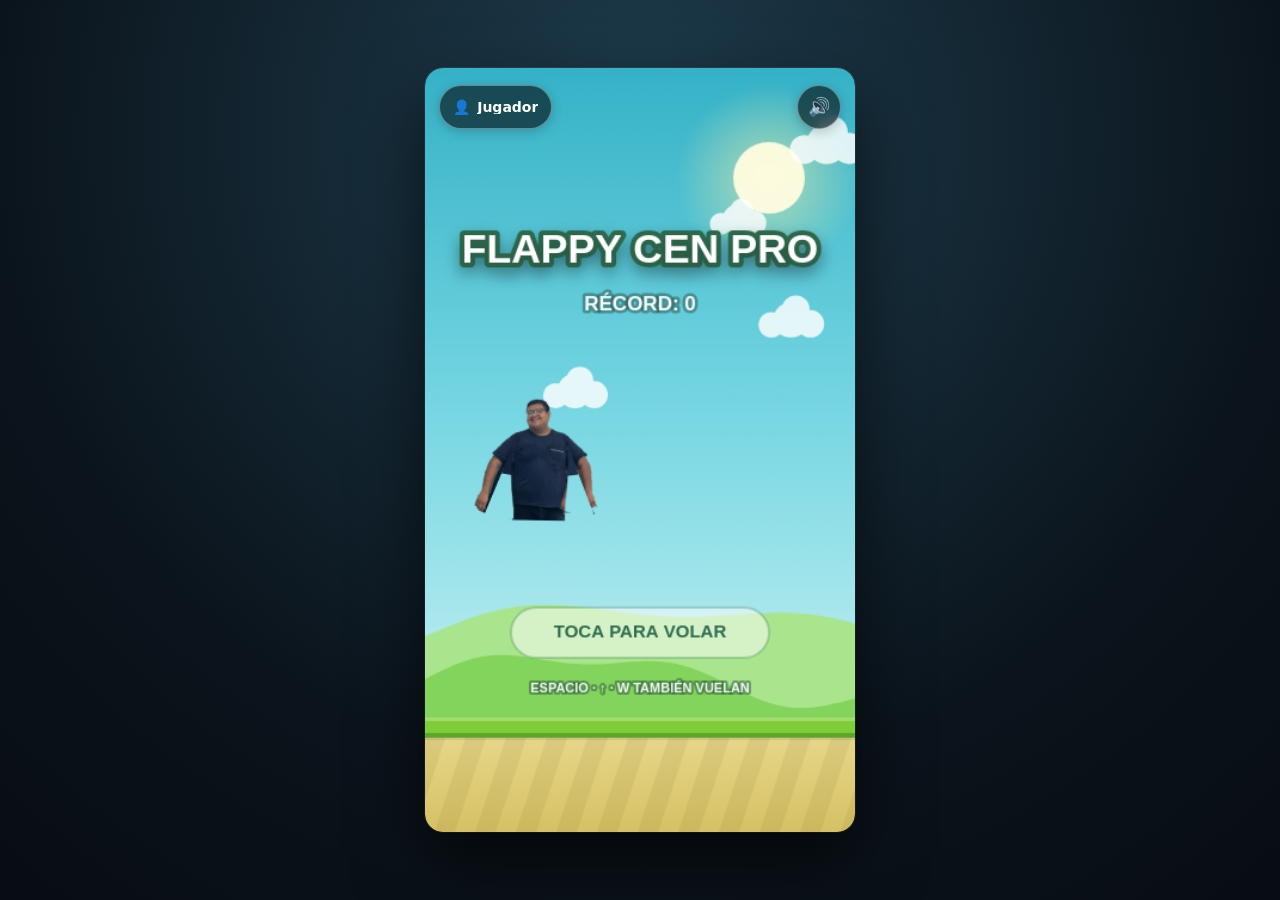
<file: index.html>
<!doctype html>
<html lang="es">
<head>
  <meta charset="utf-8">
  <meta name="viewport" content="width=device-width, initial-scale=1, viewport-fit=cover">
  <meta name="theme-color" content="#0b141c">
  <meta name="description" content="El Flappy de la pandilla. Elige tu nombre, vuela y reta a tus amigos.">
  <meta name="apple-mobile-web-app-capable" content="yes">
  <meta name="apple-mobile-web-app-status-bar-style" content="black-translucent">
  <meta name="apple-mobile-web-app-title" content="Flappy Cen">
  <meta property="og:type" content="website">
  <meta property="og:title" content="Flappy Cen Pro — Amigos al vuelo">
  <meta property="og:description" content="¿Quién de la pandilla consigue más puntos? Juega desde tu teléfono.">
  <link rel="icon" href="assets/icons/flappy-cen.svg" type="image/svg+xml">
  <link rel="manifest" href="manifest.webmanifest">
  <link rel="stylesheet" href="src/css/game.css">
  <title>Flappy Cen Pro — Amigos al vuelo</title>
</head>
<body>
  <main class="game-shell" id="gameShell">
    <canvas id="game" tabindex="0" role="img" aria-label="Flappy Cen Pro. Toca el juego para volar; también puedes usar Espacio, flecha arriba o W.">
      Este navegador no soporta Canvas. Prueba con una versión reciente de Chrome, Safari, Edge o Firefox.
    </canvas>

    <nav class="top-controls" aria-label="Opciones del juego">
      <button class="overlay-button player-button" id="playerButton" type="button" aria-haspopup="dialog" aria-controls="playerDialog">
        <span aria-hidden="true">👤</span>
        <span class="player-name" id="playerNameLabel">Jugador</span>
      </button>
      <button class="overlay-button mute-button" id="muteButton" type="button" aria-label="Silenciar sonido" aria-pressed="false">
        <span id="muteIcon" aria-hidden="true">🔊</span>
      </button>
    </nav>

    <div class="game-actions" aria-label="Acciones de la partida">
      <button class="action-button retry-button" id="retryButton" type="button" hidden>Otra partida</button>
      <button class="action-button share-button" id="shareButton" type="button" hidden>Compartir reto</button>
    </div>

    <p class="sr-only" id="gameStatus" role="status" aria-live="polite" aria-atomic="true">Toca el juego para empezar. También puedes usar Espacio, flecha arriba o W.</p>
  </main>

  <dialog class="player-dialog" id="playerDialog" aria-labelledby="playerDialogTitle">
    <form id="playerForm">
      <h1 id="playerDialogTitle">¿Quién va a volar?</h1>
      <label for="playerNameInput">Tu nombre o apodo</label>
      <input id="playerNameInput" name="nickname" type="text" maxlength="18" autocomplete="nickname" autocapitalize="words" placeholder="Por ejemplo, Alex" required>
      <label for="characterInput">Elige tu personaje</label>
      <select id="characterInput" name="character">
        <option value="friend">Personaje de la casa</option>
        <option value="classic">Canario</option>
        <option value="laguna">Laguna</option>
        <option value="mango">Mango</option>
      </select>
      <p>Se guarda solo en este teléfono y aparecerá al compartir tu puntuación.</p>
      <div class="dialog-actions">
        <button class="dialog-secondary" id="cancelPlayerButton" type="button">Cancelar</button>
        <button class="dialog-primary" type="submit">Guardar</button>
      </div>
    </form>
  </dialog>

  <script src="src/js/audio.js" defer></script>
  <script src="src/js/ui.js" defer></script>
  <script src="src/js/game.js" defer></script>
</body>
</html>
</file>
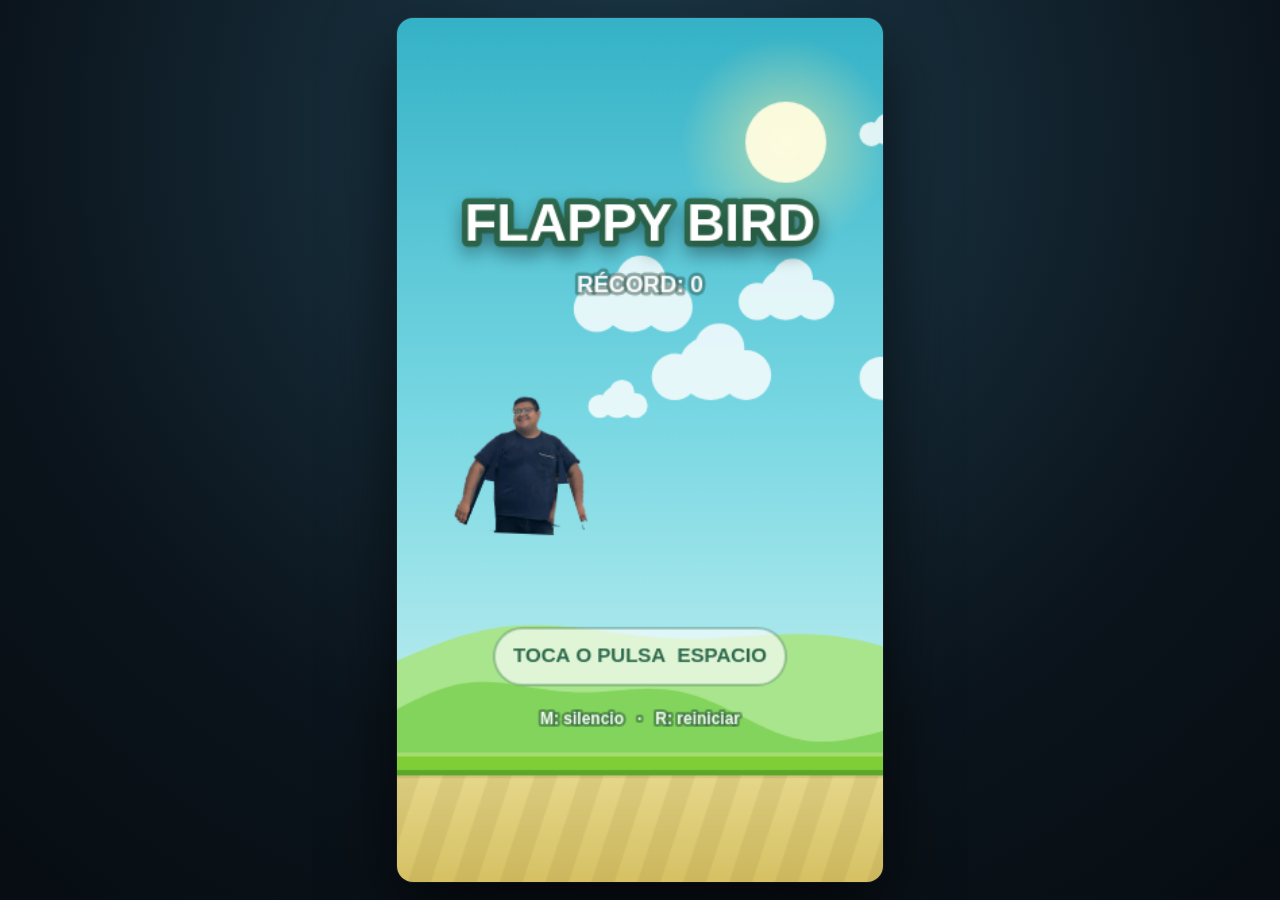
<file: proyecto/index.html>
<!DOCTYPE html>
<html lang="es">
<head>
<meta charset="utf-8">
<meta name="viewport" content="width=device-width, initial-scale=1, maximum-scale=1, user-scalable=no">
<title>Flappy Bird</title>
<link rel="stylesheet" href="src/css/game.css">
</head>
<body>
<canvas id="game" aria-label="Flappy Bird">Este navegador no soporta Canvas.</canvas>
<script src="src/js/audio.js" defer></script>
<script src="src/js/game.js" defer></script>
</body>
</html>
</file>
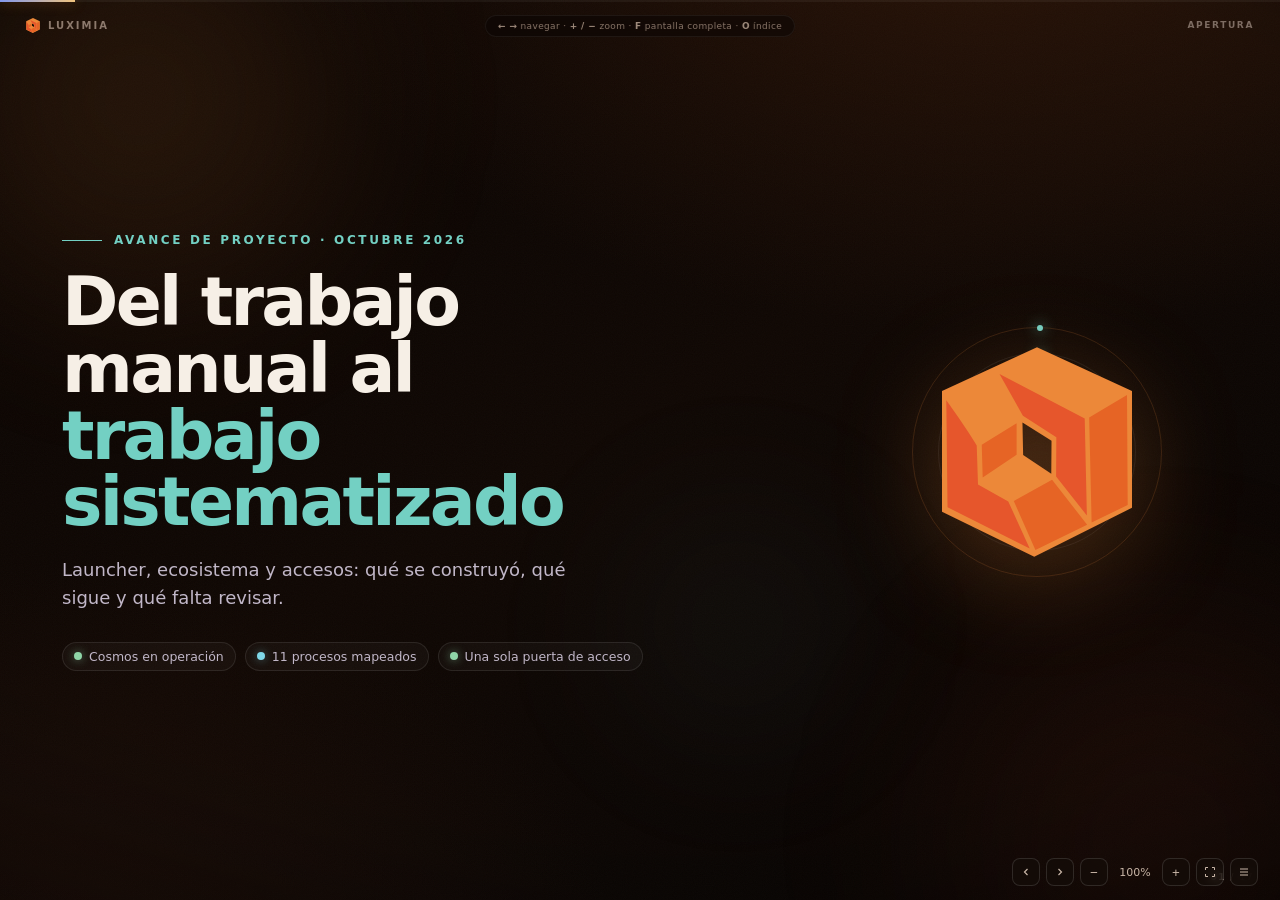
<file: proyecto/presentacion-ecosistema.html>
<!DOCTYPE html>
<html lang="es">
<head>
<meta charset="utf-8">
<meta name="viewport" content="width=device-width, initial-scale=1">
<title>Luximia · Del trabajo manual al trabajo sistematizado</title>
<style>
  :root{
    --bg0:#070403; --bg1:#120a06; --bg2:#1a0e08;
    --ink:#f6efe6; --muted:#c1b7c8; --dim:#958b9d;
    --accent:#73d0c3; --accent2:#8298ed; --accent3:#f0c47e;
    --ok:#8fd6a8; --wip:#f0c47e; --off:#9b8c85; --cyan:#7fd8e8;
    --line:rgba(115,208,195,.2); --line2:rgba(255,255,255,.09);
    --glass:linear-gradient(155deg,rgba(255,255,255,.06),rgba(255,255,255,.017));
    --font:"Segoe UI Variable Display","Segoe UI",system-ui,-apple-system,"Helvetica Neue",Arial,sans-serif;
  }
  *{box-sizing:border-box}
  html,body{height:100%;margin:0}
  body{background:#060302;color:var(--ink);font-family:var(--font);overflow:hidden;-webkit-font-smoothing:antialiased}
  #bg{position:fixed;inset:0;z-index:0;overflow:hidden;background:
      radial-gradient(1200px 700px at 78% -10%, #2a1408 0%, transparent 60%),
      radial-gradient(900px 600px at 4% 104%, #1b0d07 0%, transparent 62%),
      linear-gradient(150deg,#0a0503 0%,#100804 48%,#070403 100%);}
  .blob{position:absolute;border-radius:50%;filter:blur(70px);opacity:.5;will-change:transform}
  .b1{width:640px;height:640px;left:-180px;top:-220px;background:radial-gradient(circle,rgba(236,136,57,.30),transparent 66%);animation:drift1 26s ease-in-out infinite}
  .b2{width:720px;height:720px;right:-240px;bottom:-300px;background:radial-gradient(circle,rgba(230,86,44,.20),transparent 66%);animation:drift2 32s ease-in-out infinite}
  .b3{width:420px;height:420px;right:26%;top:46%;background:radial-gradient(circle,rgba(127,216,232,.10),transparent 68%);animation:drift3 38s ease-in-out infinite}
  @keyframes drift1{50%{transform:translate(90px,70px) scale(1.12)}}
  @keyframes drift2{50%{transform:translate(-80px,-60px) scale(1.08)}}
  @keyframes drift3{50%{transform:translate(-40px,60px) scale(1.16)}}
  #grain{position:fixed;inset:0;z-index:1;pointer-events:none;opacity:.05;
    background-image:url("data:image/svg+xml;utf8,<svg xmlns='http://www.w3.org/2000/svg' width='140' height='140'><filter id='n'><feTurbulence type='fractalNoise' baseFrequency='.9' numOctaves='2'/></filter><rect width='140' height='140' filter='url(%23n)' opacity='.55'/></svg>");}
  #vignette{position:fixed;inset:0;z-index:1;pointer-events:none;background:radial-gradient(120% 90% at 50% 40%,transparent 55%,rgba(0,0,0,.55) 100%)}

  /* ---------- escenario ---------- */
  #viewport{position:fixed;inset:0;z-index:2;overflow:hidden}
  #stage{position:absolute;left:50%;top:50%;width:1280px;height:720px;transform-origin:center center}
  .slide{position:absolute;inset:0;padding:50px 62px 46px;opacity:0;visibility:hidden;transform:translateY(14px) scale(.994);transition:opacity .5s ease,transform .6s cubic-bezier(.2,.7,.2,1),visibility .5s;overflow:hidden}
  .slide.is-active{opacity:1;visibility:visible;transform:none}
  .slide.is-leaving{opacity:0;transform:translateY(-10px) scale(.997)}

  /* ---------- tipografía ---------- */
  .kicker{font-size:12.5px;letter-spacing:.2em;text-transform:uppercase;color:var(--accent);font-weight:650;display:flex;align-items:center;gap:10px;margin-bottom:16px}
  .kicker::before{content:"";width:26px;height:1px;background:var(--accent);opacity:.7}
  h1.title{font-size:48px;line-height:1.06;letter-spacing:-.025em;font-weight:750;margin:0 0 14px;max-width:22ch}
  h1.title.xl{font-size:64px;max-width:17ch}
  h1.title.sm{font-size:40px}
  .lead{font-size:19px;line-height:1.5;color:var(--muted);margin:0;max-width:88ch;font-weight:400}
  .lead strong{color:var(--ink);font-weight:600}
  .foot{margin-top:15px;font-size:12.5px;color:var(--dim);line-height:1.45}
  .foot b{color:var(--muted);font-weight:600}

  /* ---------- utilidades ---------- */
  .g2{display:grid;grid-template-columns:1fr 1fr;gap:24px}
  .g3{display:grid;grid-template-columns:repeat(3,1fr);gap:20px}
  .g4{display:grid;grid-template-columns:repeat(4,1fr);gap:18px}
  .g5{display:grid;grid-template-columns:repeat(5,1fr);gap:16px}
  .g6{display:grid;grid-template-columns:repeat(6,1fr);gap:12px}
  .mt8{margin-top:8px}.mt14{margin-top:14px}.mt20{margin-top:20px}.mt26{margin-top:26px}.mt32{margin-top:32px}
  .row{display:flex;align-items:center;gap:10px}
  .wrap{display:flex;flex-wrap:wrap;gap:8px}
  .push{margin-left:auto}

  .card{position:relative;border:1px solid var(--line2);border-radius:18px;padding:22px 23px;background:var(--glass);overflow:hidden;transition:transform .35s ease,border-color .35s ease,box-shadow .35s ease}
  .card::after{content:"";position:absolute;inset:0;border-radius:inherit;pointer-events:none;background:radial-gradient(380px 180px at var(--mx,50%) var(--my,0%),rgba(115,208,195,.12),transparent 70%);opacity:0;transition:opacity .4s}
  .card:hover{transform:translateY(-2px);border-color:rgba(115,208,195,.38);box-shadow:0 18px 40px -24px rgba(0,0,0,.8)}
  .card:hover::after{opacity:1}
  .card .h{display:flex;align-items:center;gap:11px;font-size:18px;font-weight:650;margin-bottom:10px;line-height:1.25}
  .card .p{font-size:16px;line-height:1.5;color:var(--muted);margin:0}
  .card .p b{color:var(--ink);font-weight:600}
  .card.accent{border-color:rgba(236,136,57,.3);background:linear-gradient(155deg,rgba(236,136,57,.10),rgba(255,255,255,.02))}

  .mono{font-family:ui-monospace,"Cascadia Mono",Consolas,monospace}
  .num{font-size:48px;line-height:1;font-weight:750;letter-spacing:-.04em;font-variant-numeric:tabular-nums;
    background:linear-gradient(150deg,#ffd0a1,var(--accent) 55%,var(--accent2));-webkit-background-clip:text;background-clip:text;color:transparent}
  .num.sm{font-size:36px}
  .stat .l{font-size:12.5px;color:var(--muted);line-height:1.4;margin-top:8px;max-width:24ch}
  .stat{padding:18px 18px;border:1px solid var(--line2);border-radius:14px;background:var(--glass)}
  .stat .tag{font-size:10.5px;letter-spacing:.14em;text-transform:uppercase;color:var(--dim);margin-bottom:10px}

  .chip{display:inline-flex;align-items:center;gap:7px;padding:6px 11px;border-radius:999px;border:1px solid var(--line2);font-size:12.5px;color:var(--muted);background:rgba(255,255,255,.03);white-space:nowrap}
  .chip b{color:var(--ink);font-weight:600}
  .chip.solid{border-color:rgba(236,136,57,.34);background:rgba(236,136,57,.10);color:#f0c9a6}
  .dot{width:8px;height:8px;border-radius:50%;background:var(--off);flex:none;box-shadow:0 0 0 3px rgba(255,255,255,.03)}
  .dot.ok{background:var(--ok);box-shadow:0 0 10px rgba(143,214,168,.55)}
  .dot.wip{background:var(--wip);box-shadow:0 0 10px rgba(232,189,118,.45)}
  .dot.no{background:#d98a7c;box-shadow:0 0 10px rgba(217,138,124,.4)}
  .dot.cyan{background:var(--cyan);box-shadow:0 0 10px rgba(127,216,232,.45)}
  .badge{font-size:11px;letter-spacing:.08em;text-transform:uppercase;font-weight:700;padding:5px 9px;border-radius:6px;border:1px solid}
  .badge.ok{color:#a9e6bf;border-color:rgba(143,214,168,.35);background:rgba(143,214,168,.10)}
  .badge.wip{color:#f0cd93;border-color:rgba(232,189,118,.38);background:rgba(232,189,118,.10)}
  .badge.no{color:#e8a99e;border-color:rgba(217,138,124,.36);background:rgba(217,138,124,.10)}
  .badge.n{color:var(--muted);border-color:var(--line2);background:rgba(255,255,255,.03)}

  /* ---------- árbol / grupos ---------- */
  .area{border:1px solid var(--line2);border-radius:16px;padding:14px 15px;background:var(--glass);position:relative;overflow:hidden}
  .area::before{content:"";position:absolute;left:0;top:0;bottom:0;width:2px;background:linear-gradient(var(--accent),transparent);opacity:.75}
  .area .an{display:flex;align-items:center;gap:8px;font-size:15px;font-weight:700;letter-spacing:.01em}
  .area .an .st{font-size:10px;font-weight:700;letter-spacing:.08em;padding:2px 5px;border-radius:4px;margin-left:auto}
  .area .kids{display:flex;flex-wrap:wrap;gap:6px;margin-top:11px;padding-left:9px;border-left:1px dashed rgba(255,255,255,.13)}
  .kid{font-size:12px;color:#d7c8bd;padding:4px 9px;border-radius:999px;background:rgba(255,255,255,.05);border:1px solid rgba(255,255,255,.06);white-space:nowrap}
  .kid.jefe{border-color:rgba(236,136,57,.4);color:#ffcf9e;background:rgba(236,136,57,.12)}
  .kid.pend{border-style:dashed;color:var(--wip);border-color:rgba(232,189,118,.35);background:transparent}

  /* ---------- tablas ---------- */
  table{width:100%;border-collapse:collapse;font-size:12px}
  th{text-align:left;font-size:9px;letter-spacing:.14em;text-transform:uppercase;color:var(--dim);font-weight:700;padding:0 10px 9px;border-bottom:1px solid var(--line2)}
  td{padding:9px 10px;border-bottom:1px solid rgba(255,255,255,.055);color:var(--muted);vertical-align:middle}
  td:first-child{color:var(--ink);font-weight:600}
  tr:last-child td{border-bottom:0}
  td .sub{display:block;font-size:9.5px;color:var(--dim);font-weight:400;margin-top:1px}

  /* ---------- arquitectura ---------- */
  .arch{position:relative;padding-left:88px}
  .arch::before{content:"";position:absolute;left:70px;top:12px;bottom:12px;width:1px;background:linear-gradient(transparent,rgba(236,136,57,.5) 12%,rgba(236,136,57,.5) 88%,transparent)}
  .arow{position:relative;display:grid;grid-template-columns:1fr;gap:8px;padding:11px 0}
  .arow+.arow{border-top:1px solid rgba(255,255,255,.045)}
  .alabel{position:absolute;left:-88px;top:18px;width:74px;text-align:right;font-size:9.5px;letter-spacing:.13em;text-transform:uppercase;color:var(--dim);font-weight:700}
  .alabel i{display:block;font-style:normal;font-size:8px;color:#5f5149;letter-spacing:.04em;margin-top:2px;text-transform:none}
  .arow .apps{display:flex;flex-wrap:wrap;gap:8px;align-items:center}
  .app{display:inline-flex;align-items:center;gap:7px;padding:8px 12px;border-radius:9px;border:1px solid var(--line2);background:rgba(255,255,255,.035);font-size:14px;color:#e6d8cc}
  .app b{font-weight:600}
  .app .dot{width:6px;height:6px}
  .app.core{border-color:rgba(236,136,57,.35);background:rgba(236,136,57,.09)}
  .app.off{opacity:.5}

  .launcher-replica{position:relative;width:100%;height:420px;margin:24px auto 0;padding:15px 7% 14px;border:1px solid rgba(255,220,184,.48);border-radius:22px;overflow:hidden;color:#39291f;background:radial-gradient(ellipse at 50% 8%,rgba(255,255,255,.9),transparent 43%),linear-gradient(125deg,#fff5e9 0%,#ffe3c3 50%,#ffb879 100%);box-shadow:0 26px 70px -36px rgba(0,0,0,.8),inset 0 1px 0 rgba(255,255,255,.8);font-family:var(--font)}
  .launcher-replica:after{content:"";position:absolute;inset:auto 0 0;height:30%;background:linear-gradient(0deg,rgba(255,161,93,.24),transparent);pointer-events:none}
  .lr-top{position:relative;z-index:1;display:flex;align-items:center;justify-content:center;min-height:30px}
  .lr-brand{display:flex;align-items:center;gap:8px;color:#462d21;letter-spacing:.1em;font-weight:800;font-size:16px}
  .lr-brand .osmos{color:#91441e;font-size:18px}
  .lr-brand .cross{font-size:12px;color:#d48b52;padding:0 4px}
  .lr-cosmos-logo{width:28px;height:28px;object-fit:contain}
  .lr-luximia-logo{width:112px;height:38px;object-fit:contain}
  .lr-user{position:absolute;right:0;top:0;display:flex;align-items:center;gap:7px;color:#705b4e;font-size:10px;letter-spacing:0}
  .lr-user span{width:22px;height:22px;display:grid;place-items:center;border:1px solid rgba(102,75,56,.15);border-radius:50%;background:rgba(255,255,255,.55)}
  .lr-greeting{position:relative;z-index:1;width:max-content;max-width:100%;margin:8px auto 10px;padding:7px 18px;border:1px solid rgba(126,92,65,.1);border-radius:999px;background:rgba(255,255,255,.48);box-shadow:0 4px 14px rgba(126,92,65,.08);font-size:16px;font-weight:650;color:#40332b}
  .lr-system{position:relative;z-index:1;width:100%;padding:7px 11px;border:1px solid #dc7434;border-radius:3px;background:rgba(255,249,236,.52);color:#ae4f23;font-size:13px;font-weight:700}
  .lr-apps{position:relative;z-index:1;margin-top:8px;padding:10px 12px 9px;border-radius:22px;background:linear-gradient(110deg,rgba(255,205,122,.75),rgba(255,234,182,.8) 52%,rgba(255,203,128,.8))}
  .lr-apps-title{margin:0 0 8px;color:#ae5429;font-size:13px;font-weight:700}
  .lr-grid{display:grid;grid-template-columns:repeat(6,minmax(0,1fr));gap:11px;align-items:stretch}
  .lr-app{min-width:0;min-height:102px;padding:10px 4px 8px;border:1px solid rgba(120,83,49,.12);border-radius:15px;background:rgba(255,255,255,.38);color:#392f29;display:flex;flex-direction:column;align-items:center;justify-content:center;gap:6px;font:600 11px var(--font);cursor:pointer;transition:transform .2s,border-color .2s,background .2s,box-shadow .2s}
  .lr-app:hover,.lr-app:focus-visible,.lr-app.is-selected{transform:translateY(-3px);border-color:rgba(187,91,43,.55);background:rgba(255,255,255,.82);box-shadow:0 8px 18px rgba(119,70,38,.15);outline:none}
  .lr-icon{width:36px;height:36px;padding:5px;display:grid;place-items:center;border-radius:11px;background:rgba(255,255,255,.58);box-shadow:0 4px 10px rgba(74,56,43,.1)}
  .lr-icon img{width:100%;height:100%;object-fit:contain}
  .lr-status{position:relative;z-index:1;min-height:20px;margin:6px 2px 0;text-align:right;color:#856b57;font-size:10px}
  .lr-feedback{position:absolute;z-index:1;left:50%;bottom:10px;transform:translateX(-50%);width:max-content;max-width:90%;color:#634631;text-align:center;font-size:12px;font-weight:600}
  @media (max-height:760px){.launcher-replica{height:370px;padding-top:11px}.lr-app{min-height:90px}.lr-greeting{margin:5px auto 7px}.lr-apps{margin-top:6px;padding-top:8px}}
  @media (max-width:900px){.launcher-replica{padding-left:4%;padding-right:4%}.lr-grid{gap:6px}.lr-app{font-size:10px}.lr-user{font-size:8px}.lr-brand{font-size:14px}}
  /* ---------- mock launcher ---------- */
  .mock{border:1px solid rgba(255,255,255,.1);border-radius:18px;padding:14px;background:linear-gradient(160deg,rgba(30,20,14,.92),rgba(14,9,6,.95));box-shadow:0 30px 70px -30px #000,inset 0 1px 0 rgba(255,255,255,.08);position:relative;overflow:hidden}
  .mock::before{content:"";position:absolute;inset:-40% -10% auto;height:70%;background:radial-gradient(60% 60% at 50% 50%,rgba(236,136,57,.14),transparent 70%);pointer-events:none}
  .mock-top{display:flex;align-items:center;gap:9px;margin-bottom:14px;position:relative}
  .m-logo{width:28px;height:30px;display:grid;place-items:center;color:var(--accent);font-weight:800;font-size:17px;border:1px solid rgba(236,136,57,.3);border-radius:7px;background:rgba(236,136,57,.08)}
  .m-search{flex:1;font-size:11px;color:#8f7d72;padding:7px 12px;border-radius:999px;border:1px solid rgba(255,255,255,.08);background:rgba(255,255,255,.04)}
  .m-dot{width:10px;height:10px;border-radius:50%;border:1px solid rgba(255,255,255,.25)}
  .m-hi{font-size:18px;font-weight:700;letter-spacing:-.02em;margin:2px 0 3px;position:relative}
  .m-sub{font-size:10.5px;color:var(--dim);margin-bottom:14px;position:relative}
  .m-grid{display:grid;grid-template-columns:repeat(3,1fr);gap:9px;position:relative}
  .m-tile{border:1px solid rgba(255,255,255,.08);background:rgba(255,255,255,.045);border-radius:11px;padding:12px 11px;display:flex;align-items:center;gap:8px;font-size:12px;color:#e3d5c9;transition:.3s}
  .m-tile:hover{background:rgba(236,136,57,.12);border-color:rgba(236,136,57,.35);transform:translateY(-1px)}
  .m-ic{width:28px;height:28px;border-radius:7px;display:grid;place-items:center;font-size:10px;font-weight:800;letter-spacing:-.02em;color:#2a1008;background:linear-gradient(145deg,#ffc98f,#ec8839);flex:none}
  .m-ic.c2{background:linear-gradient(145deg,#9fe3ef,#63c3d6);color:#062a31}
  .m-ic.c3{background:linear-gradient(145deg,#c9d7ff,#8ea8e8);color:#0a1530}
  .m-ic.c4{background:linear-gradient(145deg,#bfe8c9,#7ecb98);color:#08240f}
  .m-ic.c5{background:linear-gradient(145deg,#f0c6a8,#d18a63);color:#2b1206}

  /* ---------- cadenas / flujo ---------- */
  .chain{display:flex;align-items:center;gap:0;flex-wrap:nowrap}
  .node{flex:1;min-width:0;border:1px solid var(--line2);border-radius:10px;padding:11px 10px;background:rgba(255,255,255,.04);font-size:13px;line-height:1.3;color:#e2d4c8;text-align:center}
  .node small{display:block;font-size:10.5px;letter-spacing:.04em;color:var(--dim);margin-top:3px}
  .node.erp{border-color:rgba(236,136,57,.4);background:rgba(236,136,57,.10)}
  .node.naboo{border-color:rgba(127,216,232,.32);background:rgba(127,216,232,.07)}
  .node.doc{border-color:rgba(200,180,255,.28);background:rgba(200,180,255,.06)}
  .node.ext{border-color:rgba(143,214,168,.28);background:rgba(143,214,168,.06)}
  .arw{flex:none;width:12px;height:1px;background:rgba(236,136,57,.45);position:relative}
  .arw::after{content:"";position:absolute;right:0;top:-2.5px;border-left:4px solid rgba(236,136,57,.6);border-top:3px solid transparent;border-bottom:3px solid transparent}
  .flowrow{display:grid;grid-template-columns:150px 1fr;gap:14px;align-items:center;padding:12px 0;border-bottom:1px solid rgba(255,255,255,.05)}
  .flowrow:last-child{border-bottom:0}
  .flowrow .fl{font-size:14.5px;color:var(--ink);font-weight:650;line-height:1.25}
  .flowrow .fl small{display:block;color:var(--dim);font-weight:400;font-size:10.5px;margin-top:2px}

  /* ---------- pasos / timeline ---------- */
  .step{opacity:0;transform:translateY(12px);transition:opacity .45s ease,transform .5s cubic-bezier(.2,.7,.2,1)}
  .step.on{opacity:1;transform:none}
  .stepper{display:grid;grid-template-columns:repeat(6,1fr);gap:10px;position:relative;margin-top:6px}
  .stepper::before{content:"";position:absolute;left:2%;right:2%;top:17px;height:1px;background:rgba(255,255,255,.1)}
  .stp{position:relative;padding-top:42px;font-size:11.5px;color:var(--dim);text-align:center}
  .stp .b{position:absolute;top:4px;left:50%;transform:translateX(-50%);width:26px;height:26px;border-radius:50%;display:grid;place-items:center;font-size:11px;font-weight:800;color:#2a1008;background:linear-gradient(145deg,#ffcb94,#ec8839);border:2px solid #0b0604;z-index:1}
  .stp b{display:block;color:#eadcd0;font-size:13px;margin-bottom:4px}
  .stp small{display:block;line-height:1.35;color:var(--dim);font-size:11px}

  .tl{position:relative;padding-left:26px}
  .tl::before{content:"";position:absolute;left:8px;top:6px;bottom:10px;width:1px;background:linear-gradient(var(--accent),rgba(236,136,57,.08))}
  .tli{position:relative;padding:0 0 14px}
  .tli::before{content:"";position:absolute;left:-22px;top:6px;width:8px;height:8px;border-radius:50%;background:var(--accent);box-shadow:0 0 0 3px rgba(236,136,57,.12)}
  .tli .tt{font-size:15px;font-weight:650;color:var(--ink);display:flex;gap:8px;align-items:baseline}
  .tli .tt span{font-size:10px;color:var(--dim);letter-spacing:.08em;text-transform:uppercase;font-weight:600}
  .tli .td{font-size:13px;color:var(--muted);line-height:1.45;margin-top:4px}

  /* ---------- portada ---------- */
  .cover{display:grid;grid-template-columns:1.35fr .65fr;gap:40px;align-items:center;height:100%}
  .cover .tag{font-size:12px;letter-spacing:.22em;text-transform:uppercase;color:var(--accent);font-weight:700;display:flex;align-items:center;gap:12px}
  .cover .tag::before{content:"";width:40px;height:1px;background:var(--accent)}
  .cover h1{font-size:68px;line-height:.98;letter-spacing:-.04em;font-weight:780;margin:22px 0 20px;max-width:13ch}
  .cover h1 em{font-style:normal;color:var(--accent);display:block}
  .cover p{font-size:18px;color:var(--muted);line-height:1.55;max-width:48ch;margin:0}
  .cover .meta{display:flex;gap:9px;flex-wrap:wrap;margin-top:30px}
  .cover .mark{justify-self:center;position:relative;width:250px;height:250px;display:grid;place-items:center}
  .cover .mark .cube{width:190px;height:210px;filter:drop-shadow(0 24px 50px rgba(236,136,57,.28));animation:float 7s ease-in-out infinite}
  .cover .mark .ring{position:absolute;inset:0;border-radius:50%;border:1px solid rgba(236,136,57,.16);animation:spin 40s linear infinite}
  .cover .mark .ring::before{content:"";position:absolute;top:-3px;left:50%;width:6px;height:6px;border-radius:50%;background:var(--accent);box-shadow:0 0 14px var(--accent)}
  .cover .mark .ring.r2{inset:26px;border-color:rgba(255,255,255,.07);animation-direction:reverse;animation-duration:28s}
  @keyframes float{50%{transform:translateY(-10px)}}
  @keyframes spin{to{transform:rotate(360deg)}}

  /* ---------- cromo ---------- */
  #chrome{position:fixed;inset:0;z-index:5;pointer-events:none}
  #brand{position:absolute;top:18px;left:26px;display:flex;align-items:center;gap:8px;font-size:10px;letter-spacing:.20em;text-transform:uppercase;color:#8d7a6d;font-weight:700}
  #brand svg{width:13px;height:15px}
  #sec{position:absolute;top:20px;right:26px;font-size:9px;letter-spacing:.18em;text-transform:uppercase;color:#7d6c62;font-weight:600}
  #count{position:absolute;right:26px;bottom:18px;font-size:9.5px;letter-spacing:.14em;color:#8d7a6d;font-variant-numeric:tabular-nums}
  #count b{color:#e8d8ca;font-weight:600}
  #progress{position:fixed;left:0;right:0;top:0;height:2px;z-index:7;background:rgba(255,255,255,.05)}
  #progress i{display:block;height:100%;width:0;background:linear-gradient(90deg,var(--accent2),var(--accent3));box-shadow:0 0 12px rgba(236,136,57,.6);transition:width .45s cubic-bezier(.2,.7,.2,1)}
  #nav{position:fixed;bottom:14px;right:22px;z-index:8;display:flex;gap:6px;pointer-events:auto}
  .nbtn{width:28px;height:28px;display:grid;place-items:center;border-radius:8px;border:1px solid rgba(255,255,255,.12);background:rgba(20,13,9,.7);color:#c9b6a7;cursor:pointer;transition:.25s;backdrop-filter:blur(6px)}
  .nbtn:hover{border-color:rgba(236,136,57,.45);color:var(--accent3);background:rgba(236,136,57,.1)}
  .nbtn svg{width:12px;height:12px}
  #zoomLevel{min-width:42px;display:grid;place-items:center;color:#c9b6a7;font-size:11px;font-variant-numeric:tabular-nums}
  .slide:nth-of-type(3) .card{border-color:rgba(115,208,195,.22);background:linear-gradient(145deg,rgba(115,208,195,.07),rgba(255,255,255,.018))}
  .slide:nth-of-type(3)>.lead{max-width:none}
  .slide:nth-of-type(3)>.card{max-width:none!important;margin-left:0!important;margin-right:0!important}
  .slide:nth-of-type(5) .mock{min-height:380px;padding:22px;background:linear-gradient(155deg,rgba(45,54,75,.94),rgba(14,13,24,.97))}
  .slide:nth-of-type(7) .g5{align-items:stretch}
  .slide:nth-of-type(7) .step.card{min-height:176px}
  .slide:nth-of-type(9) .g3{grid-template-columns:1fr 1fr;gap:2px 44px}
  .slide:nth-of-type(9) .g3 .card{display:flex;align-items:center;gap:18px;min-height:104px;padding:16px 10px;border:0;border-bottom:1px solid var(--line2);border-radius:0;background:transparent}
  .slide:nth-of-type(9) .g3 .card .h{flex:0 0 46%;margin:0;font-size:20px}
  .slide:nth-of-type(9) .g3 .card .p{flex:1;font-size:16px}
  .slide:nth-of-type(9) .g3 .badge.n{flex:none;width:48px;height:48px;display:grid;place-items:center;border-radius:50%;font-size:14px;color:var(--accent);border-color:rgba(115,208,195,.45);background:rgba(115,208,195,.08)}
  #hint{position:fixed;top:15px;left:50%;transform:translateX(-50%);z-index:6;font-size:9px;color:#8a776a;letter-spacing:.04em;transition:opacity .6s;pointer-events:none;background:rgba(12,7,4,.55);border:1px solid rgba(255,255,255,.06);padding:5px 12px;border-radius:999px;backdrop-filter:blur(6px);white-space:nowrap}
  #hint b{color:#a08c7d;font-weight:600}
  #overview{position:fixed;inset:0;z-index:20;background:rgba(6,3,2,.94);backdrop-filter:blur(14px);display:none;padding:48px 56px;overflow:auto}
  #overview.on{display:block}
  #overview h2{font-size:12px;letter-spacing:.2em;text-transform:uppercase;color:var(--accent);margin:0 0 20px;font-weight:700}
  #ovgrid{display:grid;grid-template-columns:repeat(5,1fr);gap:10px}
  .ov{text-align:left;border:1px solid rgba(255,255,255,.08);background:rgba(255,255,255,.03);border-radius:10px;padding:10px 11px;color:var(--muted);cursor:pointer;transition:.2s;font-family:inherit}
  .ov:hover{border-color:rgba(236,136,57,.45);background:rgba(236,136,57,.08);color:var(--ink)}
  .ov b{display:block;font-size:8px;color:var(--accent);letter-spacing:.12em;margin-bottom:4px}
  .ov span{font-size:10px;line-height:1.25;display:block}

  /* ---------- animaciones de entrada ---------- */
  @keyframes rise{from{opacity:0;transform:translateY(20px)}to{opacity:1;transform:none}}
  @keyframes leftIn{from{opacity:0;transform:translateX(-18px)}to{opacity:1;transform:none}}
  @keyframes clipIn{from{clip-path:inset(0 0 100% 0)}to{clip-path:inset(0)}}
  @keyframes popIn{from{opacity:0;transform:scale(.94)}to{opacity:1;transform:none}}
  .slide.is-active [data-anim]{animation:rise .65s cubic-bezier(.2,.75,.2,1) both;animation-delay:calc(var(--i,0)*65ms + 90ms)}
  .slide.is-active [data-anim="left"]{animation-name:leftIn}
  .slide.is-active [data-anim="clip"]{animation:clipIn .8s cubic-bezier(.2,.75,.2,1) both;animation-delay:calc(var(--i,0)*65ms + 90ms)}
  .slide.is-active [data-anim="pop"]{animation:popIn .6s cubic-bezier(.2,.75,.2,1) both;animation-delay:calc(var(--i,0)*55ms + 120ms)}

  @media (prefers-reduced-motion:reduce){
    .blob,.cover .mark .cube,.cover .mark .ring{animation:none!important}
    .slide,.slide.is-active [data-anim],.step{animation:none!important;transition:none!important;opacity:1!important;transform:none!important}
  }

  /* ---------- impresión / PDF ---------- */
  @page{size:13.333in 7.5in;margin:0}
  @media print{
    html,body{height:auto;overflow:visible;background:#070403;-webkit-print-color-adjust:exact;print-color-adjust:exact}
    #bg,#grain,#vignette,#chrome,#nav,#progress,#hint,#overview{display:none!important}
    #viewport{position:static;display:block;overflow:visible}
    #stage{position:static;width:1280px;height:auto;transform:none!important;left:auto;top:auto}
    .slide{position:relative;width:1280px;height:720px;opacity:1!important;visibility:visible!important;transform:none!important;page-break-after:always;break-after:page;padding:50px 62px 46px;background:radial-gradient(900px 620px at 82% -10%, #2a1507 0%, #120a06 48%, #070403 100%)}
    .slide:last-child{page-break-after:auto}
    .step{opacity:1!important;transform:none!important}
  }
</style>
</head>
<body>
<div id="bg"><div class="blob b1"></div><div class="blob b2"></div><div class="blob b3"></div></div>
<div id="grain"></div><div id="vignette"></div>

<div id="progress"><i></i></div>
<div id="chrome">
  <div id="brand"><svg viewBox="0 0 3630 3999" aria-hidden="true" style="width:14px;height:15px"><path d="M1814.936,0l1814.936,833.417l0,2229.388l-1867.48,935.939l-1762.391,-858.95l-0,-2305.173l1814.936,-834.621Zm277.527,1783.34l-555.055,-346.558l12.659,620.958l537.794,357.954l4.601,-632.354Z" fill="#ec8839"/><path d="M3534.238,911.917l13.662,2100.632l-689.116,333.8l-47.054,-2004.808l722.508,-429.623Zm-2109.184,537.658l0,602.379l-647.416,435.313l-18.164,-624.56l665.581,-413.131Zm-53.918,1486.039l731.59,-403.949l670.193,856.343l-987.873,485.374l-413.91,-937.768Z" fill="#e66425"/><path d="M1098.301,510.447l1628.184,849.848l41.365,1850.037l-587.565,-741.627l4.04,-751.972l-638.321,-407.882l-447.703,-798.405Zm-435.014,1363.507l24.649,746.76l578.535,324.425l409.006,896.453l-1569.707,-785.698l-23.513,-2045.131c0,0 385.585,530.498 581.03,863.19Z" fill="#e6562c"/></svg> LUXIMIA</div>
  <div id="sec">Apertura</div>
  <div id="count"><b>01</b> / 17</div>
</div>
<nav id="nav">
  <button class="nbtn" id="btnPrev" title="Anterior (←)" aria-label="Anterior"><svg viewBox="0 0 24 24" fill="none" stroke="currentColor" stroke-width="2.4"><path d="M15 18l-6-6 6-6"/></svg></button>
  <button class="nbtn" id="btnNext" title="Siguiente (→)" aria-label="Siguiente"><svg viewBox="0 0 24 24" fill="none" stroke="currentColor" stroke-width="2.4"><path d="M9 6l6 6-6 6"/></svg></button>
  <button class="nbtn" id="btnZoomOut" title="Reducir zoom" aria-label="Reducir zoom">−</button>
  <span id="zoomLevel" aria-live="polite">100%</span>
  <button class="nbtn" id="btnZoomIn" title="Aumentar zoom" aria-label="Aumentar zoom">+</button>
  <button class="nbtn" id="btnFull" title="Pantalla completa (F)" aria-label="Pantalla completa"><svg viewBox="0 0 24 24" fill="none" stroke="currentColor" stroke-width="2"><path d="M8 3H3v5M16 3h5v5M8 21H3v-5M16 21h5v-5"/></svg></button>
  <button class="nbtn" id="btnOv" title="Índice (O)" aria-label="Índice"><svg viewBox="0 0 24 24" fill="none" stroke="currentColor" stroke-width="2"><path d="M4 6h16M4 12h16M4 18h16"/></svg></button>
</nav>
<div id="hint"><b>← →</b> navegar · <b>+ / −</b> zoom · <b>F</b> pantalla completa · <b>O</b> índice</div>

<div id="overview"></div>

<div id="viewport">
<main id="stage">
<!-- 01 · PORTADA -->
<section class="slide" data-section="Apertura" data-title="Portada">
  <div class="cover">
    <div>
      <div class="tag" data-anim="left">Avance de proyecto · Octubre 2026</div>
      <h1 data-anim style="--i:1">Del trabajo manual al <em>trabajo sistematizado</em></h1>
      <p data-anim style="--i:2">Launcher, ecosistema y accesos: qué se construyó, qué sigue y qué falta revisar.</p>
      <div class="meta">
        <span class="chip" data-anim="pop" style="--i:3"><span class="dot ok"></span> Cosmos en operación</span>
        <span class="chip" data-anim="pop" style="--i:4"><span class="dot cyan"></span> 11 procesos mapeados</span>
        <span class="chip" data-anim="pop" style="--i:5"><span class="dot ok"></span> Una sola puerta de acceso</span>
      </div>
    </div>
    <div class="mark">
      <div class="ring"></div><div class="ring r2"></div>
      <svg class="cube" viewBox="0 0 3630 3999" aria-hidden="true">
        <g><path d="M1814.936,0l1814.936,833.417l0,2229.388l-1867.48,935.939l-1762.391,-858.95l-0,-2305.173l1814.936,-834.621Zm277.527,1783.34l-555.055,-346.558l12.659,620.958l537.794,357.954l4.601,-632.354Z" fill="#ec8839"/></g>
        <path d="M3534.238,911.917l13.662,2100.632l-689.116,333.8l-47.054,-2004.808l722.508,-429.623Zm-2109.184,537.658l0,602.379l-647.416,435.313l-18.164,-624.56l665.581,-413.131Zm-53.918,1486.039l731.59,-403.949l670.193,856.343l-987.873,485.374l-413.91,-937.768Z" fill="#e66425"/>
        <path d="M1098.301,510.447l1628.184,849.848l41.365,1850.037l-587.565,-741.627l4.04,-751.972l-638.321,-407.882l-447.703,-798.405Zm-435.014,1363.507l24.649,746.76l578.535,324.425l409.006,896.453l-1569.707,-785.698l-23.513,-2045.131c0,0 385.585,530.498 581.03,863.19Z" fill="#e6562c"/>
      </svg>
    </div>
  </div>
</section>

<!-- 02 · PROBLEMA -->
<section class="slide" data-section="El punto de partida" data-title="El costo real de trabajar a mano">
  <div class="kicker">El punto de partida</div>
  <h1 class="title" data-anim>El costo real de trabajar a mano</h1>
  <p class="lead" data-anim style="--i:1">Los problemas no son falta de software: son procesos que dependen de la memoria de las personas.</p>

  <div class="g3 mt26">
    <div class="card" data-anim="pop" style="--i:2"><div class="h"><span class="dot no"></span> Doble captura</div><p class="p">El mismo dato se escribe dos veces en sistemas distintos.</p></div>
    <div class="card" data-anim="pop" style="--i:3"><div class="h"><span class="dot no"></span> Procesos manuales</div><p class="p">Cada permiso o aprobación se pide de palabra o por correo.</p></div>
    <div class="card" data-anim="pop" style="--i:4"><div class="h"><span class="dot no"></span> Documentos dispersos</div><p class="p">Nadie sabe con certeza cuál es la versión oficial.</p></div>
    <div class="card" data-anim="pop" style="--i:5"><div class="h"><span class="dot no"></span> Reportes que no cuadran</div><p class="p">Cada área lleva su propio Excel. Conciliar cuesta más que operar.</p></div>
    <div class="card" data-anim="pop" style="--i:6"><div class="h"><span class="dot no"></span> Proceso en la persona</div><p class="p">Si esa persona falta, el proceso se detiene.</p></div>
    <div class="card" data-anim="pop" style="--i:7"><div class="h"><span class="dot no"></span> Software cerrado</div><p class="p">Los sistemas no se hablan entre sí y se paga por módulos que no se usan.</p></div>
  </div>

  <div class="card accent mt24" data-anim style="--i:8">
    <p class="p" style="font-size:18px;color:#f3e2d2"><b>La trampa:</b> digitalizar el desorden solo lo hace más rápido.</p>
  </div>
</section>

<!-- 03 · LA IDEA -->
<section class="slide" data-section="La idea" data-title="Un ecosistema, no un monolito">
  <div class="kicker">La idea</div>
  <h1 class="title" data-anim>Un ecosistema, no un monolito</h1>
  <p class="lead" data-anim style="--i:1">Cada aplicación tiene una responsabilidad clara y toda la información viaja por acuerdos entre sistemas, no por copias manuales.</p>

  <div class="card mt24" data-anim="pop" style="--i:2;max-width:1000px;margin-left:auto;margin-right:auto;padding:26px 30px">
    <div class="row" style="justify-content:center"><span class="chip solid" style="font-size:15px;padding:10px 22px">Personas</span></div>
    <div style="text-align:center;font-size:24px;color:var(--accent);line-height:1.2">↓</div>
    <div class="row" style="justify-content:center"><span class="chip" style="border-color:rgba(236,136,57,.45);color:#ffcf9e;font-size:16px;padding:11px 24px">Authentik · una sola puerta</span></div>
    <div style="text-align:center;font-size:24px;color:var(--accent);line-height:1.2">↓</div>
    <div class="g3" style="gap:10px">
      <div class="node">Paperless<small>documentos</small></div>
      <div class="node erp">ERPNext<small>contabilidad</small></div>
      <div class="node naboo">Naboo-Finance<small>pagos</small></div>
    </div>
    <div style="text-align:center;font-size:24px;color:var(--accent);line-height:1.2">↓</div>
    <div class="g3" style="gap:10px">
      <div class="node doc">n8n<small>conecta los sistemas</small></div>
      <div class="node">Mustafar<small>lee documentos</small></div>
      <div class="node">Kamino<small>reportes</small></div>
    </div>
    <p class="p" style="text-align:center;margin-top:16px;font-size:14px">Cada sistema conserva su información: nadie escribe en la base del vecino.</p>
  </div>
</section>

<!-- 04 · APLICACIONES -->
<section class="slide" data-section="Las aplicaciones" data-title="Qué hace cada aplicación">
  <div class="kicker">Las aplicaciones</div>
  <h1 class="title sm" data-anim>Qué hace cada aplicación</h1>
  <p class="lead" data-anim style="--i:1">Todas entran por la misma puerta y cada una tiene un papel claro.</p>

  <div class="g5 mt24">
    <div class="card" data-anim="pop" style="--i:2"><div class="h"><span class="m-ic">Au</span> Authentik</div><p class="p">Decide quién entra y a qué tiene acceso.</p></div>
    <div class="card" data-anim="pop" style="--i:3"><div class="h"><span class="m-ic">Co</span> Cosmos</div><p class="p">El launcher con todas las aplicaciones.</p></div>
    <div class="card" data-anim="pop" style="--i:4"><div class="h"><span class="m-ic c2">Pa</span> Paperless</div><p class="p">Guarda y encuentra los documentos.</p></div>
    <div class="card" data-anim="pop" style="--i:5"><div class="h"><span class="m-ic c3">Mu</span> Mustafar</div><p class="p">Lee documentos y extrae sus datos.</p></div>
    <div class="card" data-anim="pop" style="--i:6"><div class="h"><span class="m-ic c2">n8</span> n8n</div><p class="p">Conecta las aplicaciones entre sí.</p></div>
  </div>

  <div class="g5 mt14">
    <div class="card" data-anim="pop" style="--i:7"><div class="h"><span class="m-ic">Er</span> ERPNext</div><p class="p">Contabilidad, compras e inventario.</p></div>
    <div class="card" data-anim="pop" style="--i:8"><div class="h"><span class="m-ic c5">Na</span> Naboo-Finance</div><p class="p">Programa y sigue los pagos de la empresa.</p></div>
    <div class="card" data-anim="pop" style="--i:9"><div class="h"><span class="m-ic">Jj</span> JarJar</div><p class="p">Altas de personas y asistente interno.</p></div>
    <div class="card" data-anim="pop" style="--i:10"><div class="h"><span class="m-ic c4">Ka</span> Kamino</div><p class="p">Reportes y tableros de consulta.</p></div>
    <div class="card" data-anim="pop" style="--i:11"><div class="h"><span class="m-ic c3">EP</span> EstelaPLD</div><p class="p">Prevención de lavado de dinero.</p></div>
  </div>
</section>

<!-- 05 · LAUNCHER -->
<section class="slide" data-section="El launcher" data-title="Cosmos: una sola puerta">
  <div class="kicker">El launcher</div>
  <h1 class="title sm" data-anim>Cosmos: una sola puerta</h1>
  <p class="lead launcher-lead" data-anim style="--i:1">Un solo lugar para encontrar las aplicaciones disponibles para cada persona.</p>
  <div class="launcher-replica" data-anim="pop" style="--i:2" aria-label="Demostración interactiva del launcher Cosmos">
    <div class="lr-top">
      <div class="lr-brand"><img class="lr-cosmos-logo" src="launcher-assets/cosmos-icon.svg" alt=""><span class="osmos">OSMOS</span><span class="cross">×</span><img class="lr-luximia-logo" src="launcher-assets/luximia-credit-light.svg" alt="LUXIMIA — PROJECTS WITH SOUL"></div>
      <div class="lr-user"><span>?</span><span>↗</span><b>● Alexis Morales</b><span>⇥</span></div>
    </div>
    <div class="lr-greeting">Buenas tardes, Alexis</div>
    <div class="lr-system">Aplicaciones del sistema</div>
    <div class="lr-apps">
      <div class="lr-apps-title">Aplicaciones</div>
      <div class="lr-grid">
        <button type="button" class="lr-app" data-app="Paperless-ngx" data-detail="Consulta y organiza documentos."><span class="lr-icon"><img src="launcher-assets/paperless-ngx.svg" alt=""></span><span>Paperless-ngx</span></button>
        <button type="button" class="lr-app" data-app="ERPNext" data-detail="Administra las operaciones de la empresa."><span class="lr-icon"><img src="launcher-assets/erpnext.svg" alt=""></span><span>ERPNext</span></button>
        <button type="button" class="lr-app" data-app="Kamino" data-detail="Reúne reportes e información para consulta."><span class="lr-icon"><img src="launcher-assets/kamino.svg" alt=""></span><span>Kamino</span></button>
        <button type="button" class="lr-app" data-app="Naboo Finance" data-detail="Ayuda a programar los pagos de la empresa."><span class="lr-icon"><img src="launcher-assets/naboo-finance.png" alt=""></span><span>Naboo Finance</span></button>
        <button type="button" class="lr-app" data-app="NocoDB" data-detail="Permite consultar información organizada."><span class="lr-icon"><img src="launcher-assets/nocodb.svg" alt=""></span><span>NocoDB</span></button>
        <button type="button" class="lr-app" data-app="EstelaPLD" data-detail="Apoya la prevención del lavado de dinero."><span class="lr-icon"><img src="launcher-assets/estelapdl.svg" alt=""></span><span>EstelaPLD</span></button>
      </div>
      <div class="lr-status" id="launcherStatus">6 aplicaciones disponibles</div>
    </div>
    <div class="lr-feedback" id="launcherCaption" aria-live="polite">Selecciona un icono para conocer su función.</div>
  </div>
</section>
<!-- 06 · IDENTIDAD -->
<section class="slide" data-section="Identidad y acceso" data-title="Una sola fuente de acceso">
  <div class="kicker">Identidad y acceso</div>
  <h1 class="title sm" data-anim>Una sola fuente para saber quién entra</h1>
  <p class="lead" data-anim style="--i:1">La persona pertenece a un puesto y a un área. Esa relación define qué aplicaciones puede usar.</p>

  <div class="row mt24" style="gap:0;align-items:stretch">
    <div class="node" style="flex:1;padding:13px 9px" data-anim="pop">Persona<small>una sola cuenta</small></div>
    <div class="arw"></div>
    <div class="node" style="flex:1.2;padding:13px 9px" data-anim="pop">Puesto<small>dónde trabaja</small></div>
    <div class="arw"></div>
    <div class="node erp" style="flex:1;padding:13px 9px" data-anim="pop">Área<small>qué le corresponde</small></div>
    <div class="arw"></div>
    <div class="node doc" style="flex:1.3;padding:13px 9px" data-anim="pop">Permisos<small>lo que puede usar</small></div>
    <div class="arw"></div>
    <div class="node naboo" style="flex:.9;padding:13px 9px" data-anim="pop">Aplicación<small>abre lo autorizado</small></div>
  </div>

  <div class="g4 mt24">
    <div class="card" data-anim style="--i:7"><div class="h"><span class="dot ok"></span> Herencia</div><p class="p">Quien está en un puesto hereda lo del área. Nunca al revés.</p></div>
    <div class="card" data-anim style="--i:8"><div class="h"><span class="dot ok"></span> Una respuesta</div><p class="p">Cada aplicación recibe la lista de lo que esa persona puede usar.</p></div>
    <div class="card" data-anim style="--i:9"><div class="h"><span class="dot ok"></span> Si algo falla, no entra</div><p class="p">Sin confirmación, no se abre nada. Nunca se muestra de más por error.</p></div>
    <div class="card" data-anim style="--i:10"><div class="h"><span class="dot ok"></span> Solo enlaces seguros</div><p class="p">Se abren únicamente enlaces verificados y permitidos.</p></div>
  </div>
  <div class="card accent mt20" data-anim style="--i:11"><p class="p" style="font-size:18px;color:#e7f4f1">Cuando cambia un puesto, esta relación ayuda a revisar el acceso desde un solo lugar.</p></div>
</section>

<!-- 07 · REGLAS DE GRUPOS -->
<section class="slide" data-section="Mapa de grupos" data-title="El estándar: área, puesto y jefe" data-steps="5">
  <div class="kicker">Mapa de grupos</div>
  <h1 class="title sm" data-anim>El estándar: área, puesto y jefe</h1>
  <p class="lead" data-anim style="--i:1">Este estándar explica cómo se organiza el acceso: el área reúne puestos y cada puesto define responsabilidades.</p>

  <div class="g5 mt24">
    <div class="step card" style="padding:16px 15px"><div class="h"><span class="badge n">01</span> El área es el paraguas</div><p class="p">Agrupa lo que comparten todos los puestos del área.</p></div>
    <div class="step card mt8" style="padding:16px 15px"><div class="h"><span class="badge n">02</span> El puesto es donde va la persona</div><p class="p">Cada persona pertenece a un puesto, no directamente al área.</p></div>
    <div class="step card mt8" style="padding:16px 15px"><div class="h"><span class="badge n">03</span> Cada área tiene un jefe</div><p class="p">El jefe manda en su área y administra a su gente.</p></div>
    <div class="step card mt8" style="padding:16px 15px"><div class="h"><span class="badge n">04</span> Lo sensible queda en el puesto</div><p class="p">La información delicada se da a puestos específicos, no a toda el área.</p></div>
    <div class="step card mt8" style="padding:16px 15px"><div class="h"><span class="badge n">05</span> Externos solo consultan</div><p class="p">Pueden ver y descargar, pero no administrar ni cambiar datos.</p></div>
  </div>

  <div class="card accent mt24" data-anim style="--i:2">
    <p class="p" style="font-size:17px;color:#f3e2d2">Una persona en un puesto <b>hereda lo del área</b> y conserva lo sensible de su puesto.</p>
  </div>
</section>

<!-- 08 · MAPA ACTUAL -->
<section class="slide" data-section="Mapa de grupos" data-title="Mapa actual de áreas">
  <div class="kicker">Mapa de grupos</div>
  <h1 class="title sm" data-anim>Mapa actual: las áreas de la empresa</h1>
  <p class="lead" data-anim style="--i:1">Esta vista resume las áreas identificadas y sirve como base para ordenar puestos y accesos. Los pendientes siguen señalados.</p>

  <div class="g3 mt24">
    <div class="card" data-anim="pop" style="--i:2"><div class="h"><span class="m-ic">BM</span> Banco de Materiales <span class="push dot ok"></span></div><p class="p">Compras, almacén, caja y seguridad.</p></div>
    <div class="card" data-anim="pop" style="--i:3"><div class="h"><span class="m-ic c3">Ju</span> Jurídico <span class="push dot ok"></span></div><p class="p">Asuntos legales y prevención de lavado.</p></div>
    <div class="card" data-anim="pop" style="--i:4"><div class="h"><span class="m-ic c2">Fi</span> Finanzas <span class="push dot cyan"></span></div><p class="p">Contabilidad, tesorería, auditoría y dirección.</p></div>
    <div class="card" data-anim="pop" style="--i:5"><div class="h"><span class="m-ic c5">Ve</span> Ventas <span class="push dot wip"></span></div><p class="p">Puestos y responsables todavía por definir.</p></div>
    <div class="card" data-anim="pop" style="--i:6"><div class="h"><span class="m-ic c4">Ex</span> Externos <span class="push dot ok"></span></div><p class="p">Invitados, practicantes y becarios.</p></div>
    <div class="card" data-anim="pop" style="--i:7"><div class="h"><span class="m-ic">AE</span> Auditoría externa <span class="push dot ok"></span></div><p class="p">SAT y PLD: solo consulta y descarga.</p></div>
  </div>

  <div class="row mt20" style="gap:12px;font-size:17px;color:var(--ink)">
    <span class="chip" style="font-size:15px;padding:9px 16px"><span class="dot ok"></span> Cinco áreas ordenadas</span>
    <span class="chip" style="font-size:15px;padding:9px 16px"><span class="dot wip"></span> Una por ordenar</span>
  </div>
</section>

<!-- 09 · MÉTODO -->
<section class="slide" data-section="El método" data-title="Cómo se construyó el mapa">
  <div class="kicker">El método</div>
  <h1 class="title sm" data-anim>Cómo se construyó el mapa</h1>
  <p class="lead" data-anim style="--i:1">No se copió un manual ni se adivinó: se recopiló la información, se cruzó y se marcó lo que falta.</p>

  <div class="g3 mt24">
    <div class="card" data-anim="pop" style="--i:2"><div class="h"><span class="badge n">01</span> Definir el alcance</div><p class="p">Qué se documenta y qué queda fuera.</p></div>
    <div class="card" data-anim="pop" style="--i:3"><div class="h"><span class="badge n">02</span> Recopilar</div><p class="p">Información de cada área, con su fuente.</p></div>
    <div class="card" data-anim="pop" style="--i:4"><div class="h"><span class="badge n">03</span> Cruzar</div><p class="p">Se comparó lo que dice cada sistema.</p></div>
    <div class="card" data-anim="pop" style="--i:5"><div class="h"><span class="badge n">04</span> Marcar pendientes</div><p class="p">Cada pendiente con dueño y criterio para cerrarlo.</p></div>
    <div class="card" data-anim="pop" style="--i:6"><div class="h"><span class="badge n">05</span> Proponer</div><p class="p">Un proceso objetivo para cada caso.</p></div>
    <div class="card" data-anim="pop" style="--i:7"><div class="h"><span class="badge n">06</span> Entregar</div><p class="p">Todo documentado y versionado.</p></div>
  </div>

  <div class="card accent mt24" data-anim style="--i:8">
    <p class="p" style="font-size:17px;color:#f3e2d2">Ninguna propuesta se tomó como aprobada: <b>el negocio decide</b> qué se adopta.</p>
  </div>
</section>

<!-- 10 · QUÉ SE REVISÓ -->
<section class="slide" data-section="El método" data-title="Qué se revisó">
  <div class="kicker">El método</div>
  <h1 class="title sm" data-anim>Qué se revisó, y qué encontramos</h1>
  <p class="lead" data-anim style="--i:1">Se revisaron tres sistemas y se documentaron once procesos. Lo que no se pudo ver quedó marcado como pendiente.</p>

  <div class="g4 mt22">
    <div class="stat" data-anim="pop" style="--i:2"><div class="tag">Procesos</div><div class="num sm" data-count="11">0</div><div class="l">con diagnóstico y propuesta</div></div>
    <div class="stat" data-anim="pop" style="--i:3"><div class="tag">Funciones</div><div class="num sm" data-count="133">0</div><div class="l">revisadas una por una</div></div>
    <div class="stat" data-anim="pop" style="--i:4"><div class="tag">Pendientes</div><div class="num sm" data-count="28">0</div><div class="l">con dueño y criterio de cierre</div></div>
    <div class="stat" data-anim="pop" style="--i:5"><div class="tag">Por validar</div><div class="num sm" data-count="10">0</div><div class="l">supuestos, no conclusiones</div></div>
  </div>

  <div class="g3 mt18">
    <div class="card" data-anim="pop" style="--i:6"><div class="h"><span class="m-ic">EK</span> EnKontrol</div><p class="p">Siete módulos revisados: compras, clientes, facturación, bancos y contabilidad. Inventarios quedó pendiente.</p></div>
    <div class="card" data-anim="pop" style="--i:7"><div class="h"><span class="m-ic c2">CQ</span> Contpaq</div><p class="p">Cinco empresas revisadas. La contabilidad tiene cobertura parcial y la nómina quedó pendiente.</p></div>
    <div class="card" data-anim="pop" style="--i:8"><div class="h"><span class="m-ic c5">NB</span> Naboo</div><p class="p">59 funciones clasificadas en ambiente de desarrollo, sin producción verificada.</p></div>
  </div>
</section>

<!-- 11 · PROCESOS -->
<section class="slide" data-section="Procesos" data-title="Once procesos">
  <div class="kicker">Procesos</div>
  <h1 class="title sm" data-anim>Once procesos, un mismo veredicto</h1>
  <p class="lead" data-anim style="--i:1">Todos tienen diagnóstico y propuesta. Ninguno se declaró terminado todavía.</p>

  <div class="g2 mt14" style="gap:20px">
    <div>
      <div class="flowrow" data-anim style="--i:2"><div class="fl">Registro contable<small>pólizas y balanza</small></div><div class="row"><span class="chip" style="flex:1">Pólizas, auxiliares, balanza</span><span class="badge wip">en revisión</span></div></div>
      <div class="flowrow" data-anim style="--i:3"><div class="fl">Cierre mensual<small>corte y bloqueo</small></div><div class="row"><span class="chip" style="flex:1">Corte, aprobación y bloqueo</span><span class="badge wip">en revisión</span></div></div>
      <div class="flowrow" data-anim style="--i:4"><div class="fl">Fiscal electrónico<small>facturas y cancelación</small></div><div class="row"><span class="chip" style="flex:1">Facturas, cancelación y REP</span><span class="badge wip">en revisión</span></div></div>
      <div class="flowrow" data-anim style="--i:5"><div class="fl">Compra a pago<small>de la orden al pago</small></div><div class="row"><span class="chip" style="flex:1">Orden, recepción, factura y pago</span><span class="badge wip">en revisión</span></div></div>
      <div class="flowrow" data-anim style="--i:6"><div class="fl">Gastos por comprobar<small>anticipo y comprobación</small></div><div class="row"><span class="chip" style="flex:1">Anticipo y comprobación</span><span class="badge wip">en revisión</span></div></div>
      <div class="flowrow" style="border-bottom:0;--i:7" data-anim><div class="fl">Venta y cobranza<small>del cargo al cobro</small></div><div class="row"><span class="chip" style="flex:1">Cargo, factura, cobro y cartera</span><span class="badge wip">en revisión</span></div></div>
    </div>
    <div>
      <div class="flowrow" data-anim style="--i:3"><div class="fl">Tesorería y bancos<small>programación y conciliación</small></div><div class="row"><span class="chip" style="flex:1">Programación, pago y conciliación</span><span class="badge wip">en revisión</span></div></div>
      <div class="flowrow" data-anim style="--i:4"><div class="fl">Nómina<small>cálculo y dispersión</small></div><div class="row"><span class="chip" style="flex:1">Cálculo, dispersión y registro</span><span class="badge no">sin información</span></div></div>
      <div class="flowrow" data-anim style="--i:5"><div class="fl">Inventarios<small>existencias y valoración</small></div><div class="row"><span class="chip" style="flex:1">Recepción, existencias y valoración</span><span class="badge no">sin información</span></div></div>
      <div class="flowrow" data-anim style="--i:6"><div class="fl">Presupuesto y proyecto<small>costo y desviación</small></div><div class="row"><span class="chip" style="flex:1">Compromiso, costo y desviación</span><span class="badge wip">en revisión</span></div></div>
      <div class="flowrow" style="border-bottom:0;--i:7" data-anim><div class="fl">Activos fijos<small>alta y depreciación</small></div><div class="row"><span class="chip" style="flex:1">Alta, depreciación y baja</span><span class="badge wip">en revisión</span></div></div>
      <div class="card mt14" data-anim="pop" style="--i:8;border-color:rgba(232,189,118,.35);background:rgba(232,189,118,.07)">
        <p class="p" style="font-size:15px;color:#f0dfc6"><b>9 en revisión · 2 sin información.</b> Decirlo a tiempo evita migrar a ciegas.</p>
      </div>
    </div>
  </div>
</section>

<!-- 12 · PROCESO OBJETIVO -->
<section class="slide" data-section="Procesos" data-title="Del proceso actual al objetivo">
  <div class="kicker">Procesos</div>
  <h1 class="title sm" data-anim>Del proceso actual al proceso objetivo</h1>
  <p class="lead" data-anim style="--i:1">La propuesta conserva el resultado y el control, y elimina la captura repetida. Es una propuesta: el negocio decide qué se adopta.</p>

  <div class="mt18">
    <div class="flowrow" data-anim style="--i:2">
      <div class="fl">Compra a pago<small>de la necesidad al registro</small></div>
      <div class="chain">
        <div class="node erp">Solicitud</div><div class="arw"></div>
        <div class="node erp">Orden</div><div class="arw"></div>
        <div class="node erp">Recepción</div><div class="arw"></div>
        <div class="node naboo">Factura</div><div class="arw"></div>
        <div class="node ext">Pago</div><div class="arw"></div>
        <div class="node erp">Registro</div>
      </div>
    </div>
    <div class="flowrow" data-anim style="--i:3">
      <div class="fl">Tesorería y bancos<small>programación y conciliación</small></div>
      <div class="chain">
        <div class="node naboo">Programación</div><div class="arw"></div>
        <div class="node naboo">Autorización</div><div class="arw"></div>
        <div class="node ext">Pago</div><div class="arw"></div>
        <div class="node erp">Conciliación</div>
      </div>
    </div>
    <div class="flowrow" data-anim style="--i:4">
      <div class="fl">Registro contable<small>un asiento por hecho</small></div>
      <div class="chain">
        <div class="node doc">Hecho económico</div><div class="arw"></div>
        <div class="node erp">Validación</div><div class="arw"></div>
        <div class="node erp">Asiento</div><div class="arw"></div>
        <div class="node erp">Cierre</div>
      </div>
    </div>
    <div class="flowrow" style="border-bottom:0;--i:5" data-anim>
      <div class="fl">Venta y cobranza<small>del cargo a la cartera</small></div>
      <div class="chain">
        <div class="node erp">Acuerdo</div><div class="arw"></div>
        <div class="node doc">Factura</div><div class="arw"></div>
        <div class="node ext">Cobro</div><div class="arw"></div>
        <div class="node erp">Cartera</div>
      </div>
    </div>
  </div>

  <div class="g3 mt18">
    <div class="card" data-anim style="--i:6"><div class="h"><span class="dot ok"></span> Un dato, una captura</div><p class="p">El origen captura una vez; el receptor solo confirma.</p></div>
    <div class="card" data-anim style="--i:7"><div class="h"><span class="dot ok"></span> Un documento, un lugar</div><p class="p">El original se guarda una sola vez y se referencia.</p></div>
    <div class="card" data-anim style="--i:8"><div class="h"><span class="dot ok"></span> Quien prepara, no autoriza</div><p class="p">La aprobación la da otra persona, por diseño.</p></div>
  </div>
</section>

<!-- 13 · APPS PROPUESTAS -->
<section class="slide" data-section="Apps propuestas" data-title="Qué proponemos operar">
  <div class="kicker">Aplicaciones propuestas</div>
  <h1 class="title sm" data-anim>Qué proponemos operar, y en qué orden</h1>
  <p class="lead" data-anim style="--i:1">No se trata de encender todo: cada aplicación debe tener un papel claro y una prueba completa antes de usarla con datos reales.</p>

  <div class="g4 mt22">
    <div class="card" data-anim="pop" style="--i:2">
      <div class="h"><span class="dot ok"></span> Ya funciona</div>
      <p class="p">La base que sostiene el acceso y los documentos.</p>
      <div class="wrap mt8"><span class="chip">Authentik</span><span class="chip">Cosmos</span><span class="chip">Paperless</span><span class="chip">Mustafar</span><span class="chip">n8n</span><span class="chip">JarJar</span></div>
    </div>
    <div class="card" data-anim="pop" style="--i:3;border-color:rgba(236,136,57,.3)">
      <div class="h"><span class="dot wip"></span> Núcleo del negocio</div>
      <p class="p">Donde vive el libro, el expediente y el pago.</p>
      <div class="wrap mt8"><span class="chip solid">ERPNext</span><span class="chip solid">Naboo-Finance</span></div>
      <p class="p mt8" style="color:#f0c9a6">Falta definir quién manda en los datos y cómo se conectan.</p>
    </div>
    <div class="card" data-anim="pop" style="--i:4">
      <div class="h"><span class="dot cyan"></span> Consulta y reportes</div>
      <p class="p">Solo leen la información; no la modifican.</p>
      <div class="wrap mt8"><span class="chip">Kamino</span><span class="chip">Reportes</span><span class="chip">Tableros</span></div>
    </div>
    <div class="card" data-anim="pop" style="--i:5">
      <div class="h"><span class="dot no"></span> En pausa</div>
      <p class="p">Lo que está detenido no se presenta como disponible.</p>
      <div class="wrap mt8"><span class="chip">Por decidir</span></div>
    </div>
  </div>

  <div class="g2 mt16">
    <div class="card" data-anim style="--i:6"><div class="h"><span class="dot wip"></span> Encendido no es operativo</div><p class="p">Un servicio puede estar arriba y todavía no funcionar: falta probar el acceso y el flujo completo.</p></div>
    <div class="card" data-anim style="--i:7"><div class="h"><span class="dot ok"></span> Cuándo pasa a operación</div><p class="p">Cuando tiene acceso, permisos, una prueba completa y respaldo probado.</p></div>
  </div>
</section>

<!-- 14 · GOBIERNO -->
<section class="slide" data-section="Gobierno" data-title="Reglas que evitan el desorden">
  <div class="kicker">Gobierno</div>
  <h1 class="title sm" data-anim>Reglas que evitan el desorden</h1>
  <p class="lead" data-anim style="--i:1">El orden no es una revisión final: es parte del diseño.</p>

  <div class="g3 mt22">
    <div class="card" data-anim="pop" style="--i:2"><div class="h"><span class="m-ic">01</span> Identidad</div><p class="p">Cada persona tiene una sola cuenta. Los administradores usan doble verificación.</p></div>
    <div class="card" data-anim="pop" style="--i:3"><div class="h"><span class="m-ic c2">02</span> Acceso</div><p class="p">Sin permiso, no se entra. Quitar un permiso debe quitar el acceso.</p></div>
    <div class="card" data-anim="pop" style="--i:4"><div class="h"><span class="m-ic c3">03</span> Contraseñas y llaves</div><p class="p">Nunca viven dentro del código ni se comparten por mensaje.</p></div>
    <div class="card" data-anim="pop" style="--i:5"><div class="h"><span class="m-ic c4">04</span> Aislamiento</div><p class="p">Cada aplicación conserva su información; nadie escribe en la del vecino.</p></div>
    <div class="card" data-anim="pop" style="--i:6"><div class="h"><span class="m-ic c5">05</span> Revisión automática</div><p class="p">Se comprueba que el acceso funcione y que no haya desviaciones.</p></div>
    <div class="card" data-anim="pop" style="--i:7"><div class="h"><span class="m-ic">06</span> Cambios ordenados</div><p class="p">Un área nueva no obliga a tocar las demás aplicaciones.</p></div>
  </div>

  <div class="g2 mt18">
    <div class="card" data-anim style="--i:8"><div class="h"><span class="dot ok"></span> Lo que ya se revisa solo</div><p class="p">Los accesos, la identidad y la consistencia del launcher.</p></div>
    <div class="card" data-anim style="--i:9"><div class="h"><span class="dot wip"></span> Lo que falta</div><p class="p">Pruebas por aplicación y restauración de respaldos.</p></div>
  </div>
</section>

<!-- 15 · NÚMEROS -->
<section class="slide" data-section="Estado real" data-title="Lo que dicen los números">
  <div class="kicker">Estado real</div>
  <h1 class="title sm" data-anim>Lo que dicen los números</h1>
  <p class="lead" data-anim style="--i:1">La foto del 13 y 14 de octubre es la única fuente para decir qué está funcionando.</p>

  <div class="g5 mt22">
    <div class="stat" data-anim="pop" style="--i:2"><div class="tag">Aplicaciones</div><div class="num sm" data-count="11">0</div><div class="l">con acceso único</div></div>
    <div class="stat" data-anim="pop" style="--i:3"><div class="tag">Procesos</div><div class="num sm" data-count="11">0</div><div class="l">documentados</div></div>
    <div class="stat" data-anim="pop" style="--i:4"><div class="tag">Funciones</div><div class="num sm" data-count="133">0</div><div class="l">revisadas</div></div>
    <div class="stat" data-anim="pop" style="--i:5"><div class="tag">Pruebas</div><div class="num sm" data-count="1606">0</div><div class="l">del launcher, sin fallas</div></div>
    <div class="stat" data-anim="pop" style="--i:6"><div class="tag">Acceso efectivo</div><div class="num sm"><span data-count="35">0</span><span style="opacity:.35;font-size:18px"> / 0</span></div><div class="l">verificaciones / fallas</div></div>
  </div>

  <div class="g2 mt20">
    <div class="card" data-anim style="--i:7"><div class="h"><span class="dot no"></span> Lo que no está listo</div><p class="p">ERPNext y varias aplicaciones detenidas a propósito. No se presentan como disponibles.</p></div>
    <div class="card" data-anim style="--i:8"><div class="h"><span class="dot wip"></span> Lo que está arriba pero incompleto</div><p class="p">n8n, Mustafar, EstelaPLD y Naboo-Finance aún no tienen una prueba completa. Arriba no significa listo.</p></div>
  </div>
</section>

<!-- 16 · DECISIONES -->
<section class="slide" data-section="Decisiones" data-title="Cosas que nos falta decidir">
  <div class="kicker">Decisiones</div>
  <h1 class="title" data-anim>Cosas que nos falta decidir</h1>
  <p class="lead" data-anim style="--i:1">Estos puntos todavía requieren información o una confirmación antes de avanzar.</p>

  <div class="g2 mt24">
    <div class="card" data-anim="pop" style="--i:2">
      <div class="h"><span class="num sm" style="font-size:30px">01</span> Información de Recursos Humanos</div>
      <p class="p">Obtener la información necesaria de RR. HH. para completar el mapa de áreas y puestos.</p>
    </div>
    <div class="card" data-anim="pop" style="--i:3">
      <div class="h"><span class="num sm" style="font-size:30px">02</span> Confirmar información con las áreas</div>
      <p class="p">Validar con cada área los datos que todavía están pendientes.</p>
    </div>
    <div class="card" data-anim="pop" style="--i:4">
      <div class="h"><span class="num sm" style="font-size:30px">03</span> Validar algunos procesos</div>
      <p class="p">Revisar los procesos que se van a implementar antes de llevarlos a la práctica.</p>
    </div>
    <div class="card" data-anim="pop" style="--i:5">
      <div class="h"><span class="num sm" style="font-size:30px">04</span> Detalles de integración</div>
      <p class="p">Revisar los detalles finales de integración entre las aplicaciones.</p>
    </div>
  </div>
</section>

<!-- 17 · CIERRE -->
<section class="slide" data-section="Cierre" data-title="Cierre">
  <div style="height:100%;display:grid;grid-template-columns:1.3fr .7fr;gap:44px;align-items:center">
    <div>
      <h1 class="title xl" data-anim style="max-width:16ch">Quitarle a las personas el trabajo que <span style="color:var(--accent)">no aporta</span>.</h1>
      <p class="lead mt20" data-anim style="--i:1">El criterio se queda en las personas. La captura repetida y el copiar y pegar se van al sistema.</p>
    </div>
    <div style="text-align:center">
      <svg viewBox="0 0 3630 3999" style="width:140px;height:156px;filter:drop-shadow(0 18px 40px rgba(236,136,57,.3));animation:float 7s ease-in-out infinite" aria-hidden="true">
        <g><path d="M1814.936,0l1814.936,833.417l0,2229.388l-1867.48,935.939l-1762.391,-858.95l-0,-2305.173l1814.936,-834.621Zm277.527,1783.34l-555.055,-346.558l12.659,620.958l537.794,357.954l4.601,-632.354Z" fill="#ec8839"/></g>
        <path d="M3534.238,911.917l13.662,2100.632l-689.116,333.8l-47.054,-2004.808l722.508,-429.623Zm-2109.184,537.658l0,602.379l-647.416,435.313l-18.164,-624.56l665.581,-413.131Zm-53.918,1486.039l731.59,-403.949l670.193,856.343l-987.873,485.374l-413.91,-937.768Z" fill="#e66425"/>
        <path d="M1098.301,510.447l1628.184,849.848l41.365,1850.037l-587.565,-741.627l4.04,-751.972l-638.321,-407.882l-447.703,-798.405Zm-435.014,1363.507l24.649,746.76l578.535,324.425l409.006,896.453l-1569.707,-785.698l-23.513,-2045.131c0,0 385.585,530.498 581.03,863.19Z" fill="#e6562c"/>
      </svg>
      <div style="font-size:15px;letter-spacing:.42em;font-weight:800;margin-top:16px">LUXIMIA</div>
      <div style="font-size:10px;letter-spacing:.3em;color:var(--dim);margin-top:8px">PROJECTS WITH SOUL</div>
      <div style="font-size:15px;color:var(--muted);margin-top:34px">Gracias.</div>
    </div>
  </div>
</section>
</main>
</div>

<script>
(function(){
  var stage=document.getElementById('stage');
  var slides=[].slice.call(document.querySelectorAll('.slide'));
  var idx=0, step=0, total=slides.length, zoom=1, baseScale=1;
  var sec=document.getElementById('sec'), count=document.getElementById('count');
  var bar=document.querySelector('#progress i');
  var overview=document.getElementById('overview');

  function fit(){
    baseScale=Math.min(window.innerWidth/1280,window.innerHeight/720);
    stage.style.transform='translate(-50%,-50%) scale('+(baseScale*zoom)+')';
  }
  function setZoom(value){
    zoom=Math.max(.6,Math.min(1.8,Math.round(value*100)/100));
    fit();
    var label=document.getElementById('zoomLevel');
    if(label) label.textContent=Math.round(zoom*100)+'%';
  }
  window.addEventListener('resize',fit); fit();

  slides.forEach(function(s,i){
    if(!s.dataset.section) s.dataset.section='';
    if(!s.dataset.title) s.dataset.title='Diapositiva '+(i+1);
    s.dataset.steps=s.dataset.steps||'0';
  });

  function animateCounters(s){
    ctok++;
    var my=ctok;
    s.querySelectorAll('[data-count]').forEach(function(el){
      var target=parseFloat(el.dataset.count), dec=(el.dataset.dec?parseInt(el.dataset.dec,10):0);
      var t0=null, dur=950;
      function tick(t){
        if(my!==ctok) return;
        if(!t0)t0=t;
        var p=Math.min(1,(t-t0)/dur), e=1-Math.pow(1-p,3);
        var v=target*e;
        el.textContent=dec?v.toFixed(dec):Math.round(v).toLocaleString('es-MX');
        if(p<1) requestAnimationFrame(tick);
      }
      el.textContent='0';
      requestAnimationFrame(tick);
    });
  }
  var ctok=0;
  function settleCounters(){
    ctok++;
    document.querySelectorAll('[data-count]').forEach(function(el){
      var d=el.dataset.dec?parseInt(el.dataset.dec,10):0, v=parseFloat(el.dataset.count);
      el.textContent=d?v.toFixed(d):Math.round(v).toLocaleString('es-MX');
    });
  }

  function setStep(s,n){
    var steps=[].slice.call(s.querySelectorAll('.step'));
    steps.forEach(function(el,i){ el.classList.toggle('on', i<n); });
    step=n;
  }

  function show(i,keepStep){
    if(i<0||i>=total) return;
    slides.forEach(function(slide,j){
      slide.classList.remove('is-active','is-leaving');
      slide.setAttribute('aria-hidden',j===i?'false':'true');
    });
    idx=i;
    var s=slides[idx];
    s.classList.add('is-active');
    setStep(s, keepStep ? (parseInt(s.dataset.steps,10)||0) : 0);
    sec.textContent=s.dataset.section||'';
    count.innerHTML='<b>'+String(idx+1).padStart(2,'0')+'</b> / '+total;
    bar.style.width=((idx+1)/total*100)+'%';
    animateCounters(s);
  }

  function next(){
    var s=slides[idx], steps=parseInt(s.dataset.steps,10)||0;
    if(step<steps){ setStep(s,step+1); return; }
    show(idx+1);
  }
  function prev(){
    if(idx>0) show(idx-1,true);
  }

  document.addEventListener('keydown',function(e){
    var k=e.key;
    if(k==='Escape' && overview.classList.contains('on')){ overview.classList.remove('on'); return; }
    if(overview.classList.contains('on')) return;
    if(k==='ArrowRight'||k==='ArrowDown'||k===' '||k==='PageDown'){ e.preventDefault(); next(); }
    else if(k==='ArrowLeft'||k==='ArrowUp'||k==='PageUp'){ e.preventDefault(); prev(); }
    else if(k==='+'||k==='='||((e.ctrlKey||e.metaKey)&&k==='=')){ e.preventDefault(); setZoom(zoom+.1); }
    else if(k==='-'||((e.ctrlKey||e.metaKey)&&k==='-')){ e.preventDefault(); setZoom(zoom-.1); }
    else if(k==='0'&&(e.ctrlKey||e.metaKey)){ e.preventDefault(); setZoom(1); }
    else if(k==='Home'){ show(0); }
    else if(k==='End'){ show(total-1); }
    else if(k==='f'||k==='F'){ toggleFull(); }
    else if(k==='o'||k==='O'){ toggleOv(); }
  });
  document.getElementById('btnNext').onclick=next;
  document.getElementById('btnPrev').onclick=prev;
  document.getElementById('btnOv').onclick=toggleOv;
  document.getElementById('btnFull').onclick=toggleFull;
  document.getElementById('btnZoomOut').onclick=function(){setZoom(zoom-.1);};
  document.getElementById('btnZoomIn').onclick=function(){setZoom(zoom+.1);};
  window.addEventListener('wheel',function(e){
    if(e.ctrlKey){e.preventDefault();setZoom(zoom+(e.deltaY<0?.1:-.1));}
  },{passive:false});

  function toggleFull(){
    if(!document.fullscreenElement) document.documentElement.requestFullscreen&&document.documentElement.requestFullscreen();
    else document.exitFullscreen&&document.exitFullscreen();
  }
  function toggleOv(){
    if(overview.classList.contains('on')){ overview.classList.remove('on'); return; }
    overview.classList.add('on');
  }

  // índice
  overview.innerHTML='<h2>Índice · '+total+' diapositivas</h2><div id="ovgrid"></div>';
  var grid=overview.querySelector('#ovgrid');
  slides.forEach(function(s,i){
    var b=document.createElement('button');
    b.className='ov';
    b.innerHTML='<b>'+String(i+1).padStart(2,'0')+'</b><span>'+(s.dataset.title||'')+'</span>';
    b.onclick=function(){ overview.classList.remove('on'); show(i); };
    grid.appendChild(b);
  });

  // deslizar en táctil
  var tx=0;
  window.addEventListener('touchstart',function(e){ tx=e.touches[0].clientX; },{passive:true});
  window.addEventListener('touchend',function(e){
    var dx=e.changedTouches[0].clientX-tx;
    if(Math.abs(dx)>50) dx<0?next():prev();
  },{passive:true});

  // brillo que sigue al puntero en tarjetas
  document.addEventListener('pointermove',function(e){
    var c=e.target.closest('.card'); if(!c) return;
    var r=c.getBoundingClientRect();
    c.style.setProperty('--mx',((e.clientX-r.left)/r.width*100)+'%');
    c.style.setProperty('--my',((e.clientY-r.top)/r.height*100)+'%');
  });

  var launcherCaption=document.getElementById('launcherCaption');
  var launcherStatus=document.getElementById('launcherStatus');
  var launcherApps=[].slice.call(document.querySelectorAll('.lr-app'));
  launcherApps.forEach(function(button){button.addEventListener('click',function(){
    launcherApps.forEach(function(app){app.classList.remove('is-selected');});
    button.classList.add('is-selected');
    launcherCaption.innerHTML='<strong>'+button.dataset.app+'</strong><span> · '+button.dataset.detail+'</span>';
    launcherStatus.textContent='Seleccionaste '+button.dataset.app;
  });});
  setTimeout(function(){ var h=document.getElementById('hint'); if(h) h.style.opacity='0'; },7000);

  // API mínima para depurar y enlazar a una diapositiva concreta (#12)
  window.__deck={ go:function(n){ show(Math.max(0,Math.min(total-1,n-1))); }, next:next, prev:prev, total:total, settle:settleCounters };
  window.addEventListener('beforeprint',settleCounters);

  function fromHash(){
    var h=parseInt((location.hash||'').replace('#',''),10);
    if(h>0 && h<=total) show(h-1);
  }
  window.addEventListener('hashchange',fromHash);

  if(location.hash) fromHash(); else show(0);
})();
</script>
</body>
</html>
</file>
<file: src/css/game.css>
:root {
  color-scheme: dark;
  font-family: "Trebuchet MS", system-ui, sans-serif;
  background: #0b141c;
  color: #fff;
}

* { box-sizing: border-box; }

html,
body {
  width: 100%;
  min-width: 280px;
  min-height: 100%;
  margin: 0;
}

body {
  min-height: 100vh;
  min-height: 100dvh;
  display: grid;
  place-items: center;
  overflow: hidden;
  padding: max(8px, env(safe-area-inset-top)) max(8px, env(safe-area-inset-right)) max(8px, env(safe-area-inset-bottom)) max(8px, env(safe-area-inset-left));
  background: radial-gradient(circle at 50% 15%, #1e3d4e 0%, #0b141c 65%, #070d12 100%);
  -webkit-tap-highlight-color: transparent;
}

.game-shell {
  position: relative;
  width: min(94vw, 52.9vh, 430px);
  width: min(94vw, 52.9dvh, 430px);
  aspect-ratio: 9 / 16;
  overflow: hidden;
  isolation: isolate;
  border-radius: clamp(12px, 3.5vw, 18px);
  box-shadow: 0 30px 70px rgba(0, 0, 0, .65), 0 0 0 1px rgba(255, 255, 255, .08);
  animation: appear .45s ease-out both;
}

#game {
  position: absolute;
  inset: 0;
  display: block;
  width: 100%;
  height: 100%;
  border-radius: inherit;
  cursor: pointer;
  touch-action: none;
  outline: none;
}

#game:focus-visible {
  outline: 3px solid #fff;
  outline-offset: -6px;
}

.top-controls {
  position: absolute;
  z-index: 2;
  inset: 2.2% 3.3% auto;
  display: flex;
  justify-content: space-between;
  align-items: flex-start;
  gap: 8px;
  pointer-events: none;
}

.overlay-button,
.action-button,
.dialog-actions button {
  border: 1px solid rgba(255, 255, 255, .34);
  color: #fff;
  font: 700 14px/1 system-ui, sans-serif;
  cursor: pointer;
  -webkit-appearance: none;
  appearance: none;
  touch-action: manipulation;
}

.overlay-button {
  min-height: 44px;
  display: inline-flex;
  align-items: center;
  justify-content: center;
  gap: 7px;
  padding: 0 13px;
  border-radius: 24px;
  background: rgba(9, 25, 30, .68);
  box-shadow: 0 3px 12px rgba(0, 0, 0, .2);
  backdrop-filter: blur(8px);
  pointer-events: auto;
}

.overlay-button:hover { background: rgba(9, 25, 30, .86); }
.overlay-button:active,
.action-button:active,
.dialog-actions button:active { transform: scale(.97); }

.player-button { max-width: 72%; }
.player-name { overflow: hidden; text-overflow: ellipsis; white-space: nowrap; }

.mute-button {
  width: 44px;
  padding: 0;
  font-size: 18px;
}

.game-actions {
  position: absolute;
  z-index: 2;
  inset: 0;
  pointer-events: none;
}

.action-button {
  position: absolute;
  left: 30%;
  width: 40%;
  min-height: 44px;
  height: 5.95%;
  padding: 0 8px;
  border-radius: 22px;
  background: linear-gradient(180deg, #fff 0%, #e9f7f1 100%);
  color: #24573f;
  box-shadow: 0 3px 9px rgba(39, 78, 43, .22);
  pointer-events: auto;
}

.retry-button {
  top: 56.875%;
  border-color: rgba(255, 255, 255, .55);
  background: linear-gradient(180deg, #ffb64d 0%, #eb9025 100%);
  color: #fff;
  box-shadow: 0 3px 10px rgba(119, 70, 15, .28);
}
.share-button { top: 64.0625%; }

button:focus-visible,
input:focus-visible {
  outline: 3px solid #ffd76b;
  outline-offset: 3px;
}

[hidden] { display: none !important; }

.player-dialog {
  width: min(92vw, 380px);
  max-height: calc(100dvh - 16px);
  overflow: auto;
  padding: 0;
  border: 1px solid rgba(255, 255, 255, .2);
  border-radius: 20px;
  background: #12232c;
  color: #f7fbfa;
  box-shadow: 0 24px 80px rgba(0, 0, 0, .6);
}

.player-dialog::backdrop { background: rgba(2, 9, 13, .72); backdrop-filter: blur(4px); }
.player-dialog form { padding: 24px; }
.player-dialog h1 { margin: 0 0 18px; font-size: 23px; }
.player-dialog label { display: block; margin-bottom: 8px; color: #d4e4de; font-size: 14px; }
.player-dialog label:not(:first-of-type) { margin-top: 14px; }
.player-dialog input,
.player-dialog select {
  width: 100%;
  min-height: 48px;
  padding: 0 13px;
  border: 1px solid #49615e;
  border-radius: 11px;
  background: #09151b;
  color: #fff;
  font: 16px system-ui, sans-serif;
}
.player-dialog select { margin-top: 0; }
.player-dialog p { margin: 10px 0 20px; color: #b9c9c4; font-size: 13px; line-height: 1.45; }
.dialog-actions { display: flex; justify-content: flex-end; gap: 10px; }
.dialog-actions button { min-height: 44px; padding: 0 15px; border-radius: 12px; }
.dialog-secondary { background: #263a40; }
.dialog-primary { border-color: #ffc164 !important; background: #e9942d; }

.sr-only {
  position: absolute;
  width: 1px;
  height: 1px;
  padding: 0;
  margin: -1px;
  overflow: hidden;
  clip: rect(0, 0, 0, 0);
  white-space: nowrap;
  border: 0;
}

@keyframes appear {
  from { opacity: 0; transform: translateY(10px) scale(.985); }
  to { opacity: 1; transform: none; }
}

@media (orientation: landscape) and (max-height: 520px) {
  .game-shell { overflow: visible; }
  .action-button {
    position: fixed;
    left: calc(50% + 26.5vh);
    width: min(24vw, 230px);
    min-height: 48px;
    height: 48px;
  }
  .retry-button { top: calc(50% + 8px); }
  .share-button { top: calc(50% + 64px); }
}

@media (prefers-reduced-motion: reduce) {
  .game-shell { animation: none; }
  .overlay-button:active,
  .action-button:active,
  .dialog-actions button:active { transform: none; }
}
</file>
<file: proyecto/src/css/game.css>
* { box-sizing: border-box; }
html, body {
  height: 100%;
  margin: 0;
}
body {
  background: radial-gradient(circle at 50% 15%, #1e3d4e 0%, #0b141c 65%, #070d12 100%);
  display: flex;
  align-items: center;
  justify-content: center;
  overflow: hidden;
  touch-action: none;
  user-select: none;
  -webkit-user-select: none;
  -webkit-tap-highlight-color: transparent;
  font-family: "Trebuchet MS", system-ui, sans-serif;
}
canvas {
  display: block;
  width: min(96vw, 54vh);
  aspect-ratio: 9 / 16;
  border-radius: 16px;
  box-shadow: 0 30px 70px rgba(0, 0, 0, .65), 0 0 0 1px rgba(255, 255, 255, .08);
  cursor: pointer;
  animation: appear .5s ease-out both;
}
@keyframes appear {
  from { opacity: 0; transform: translateY(12px) scale(.98); }
  to   { opacity: 1; transform: none; }
}
</file>
